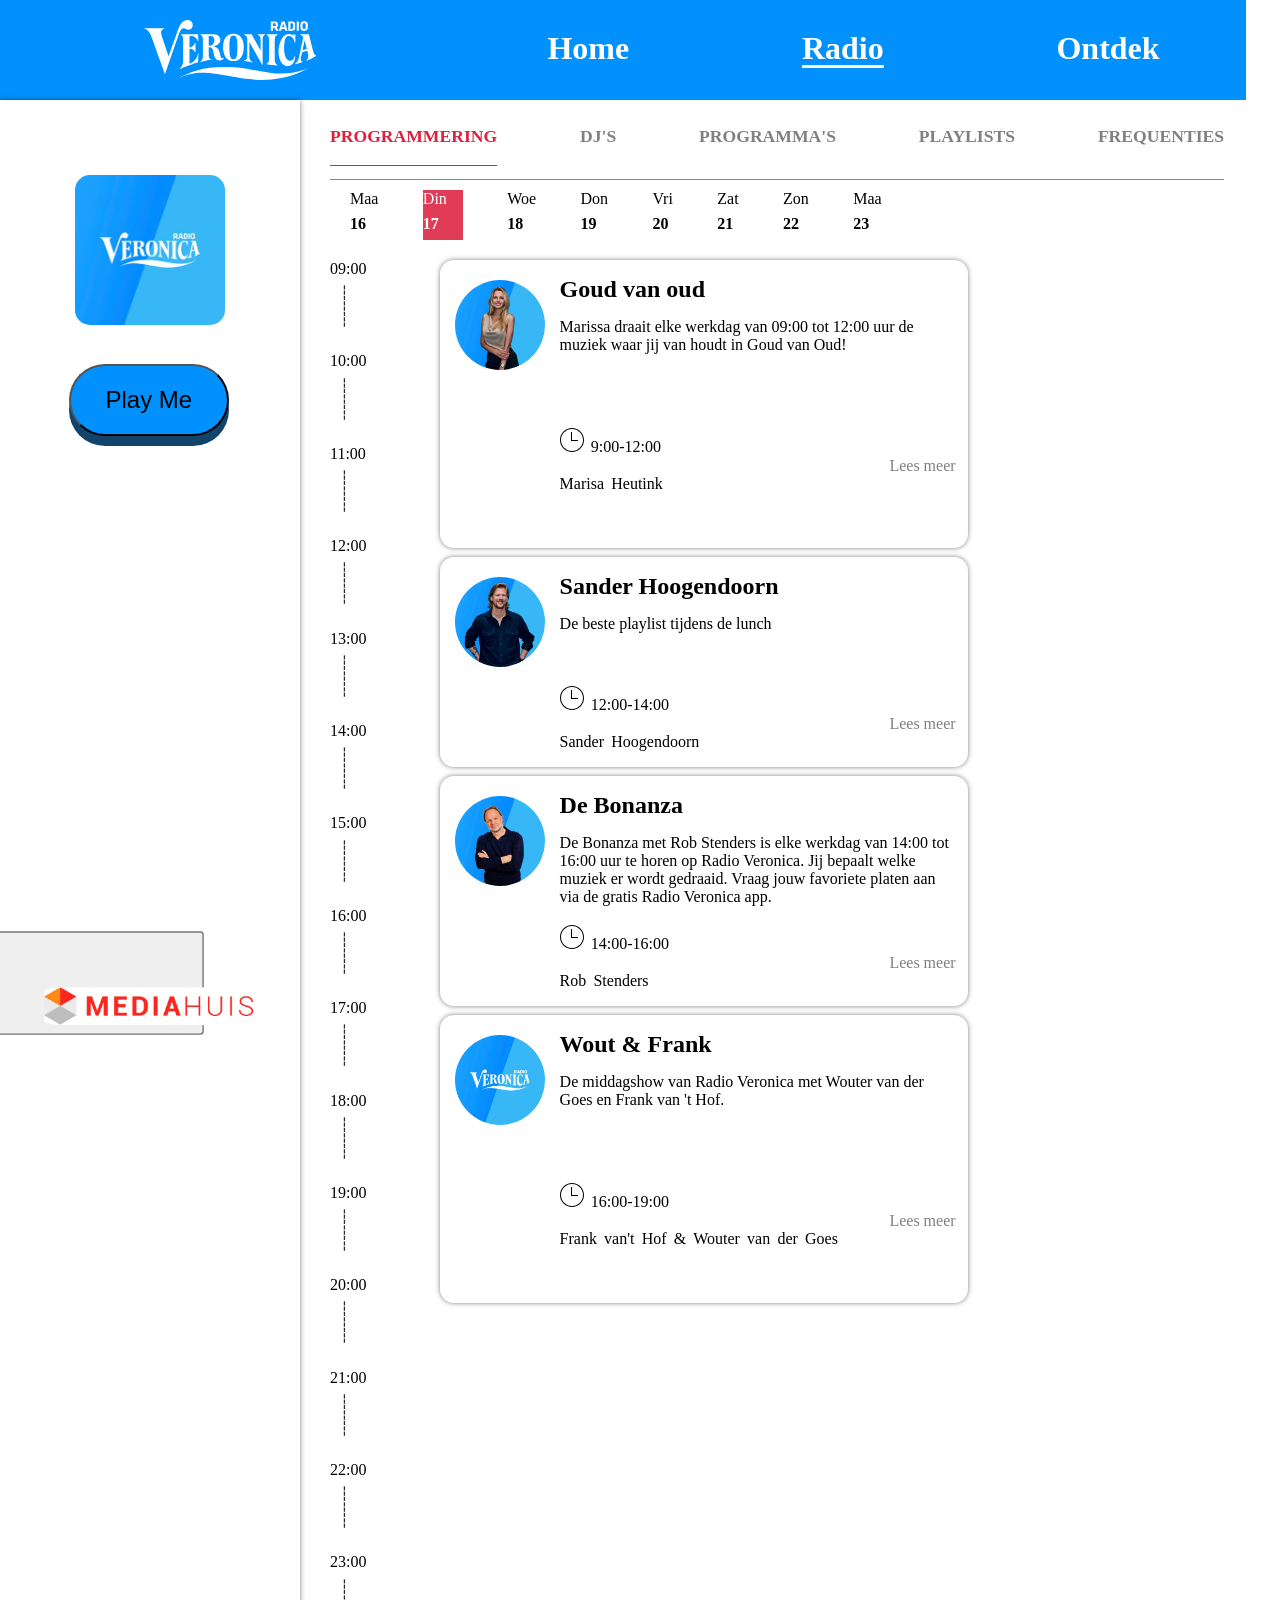
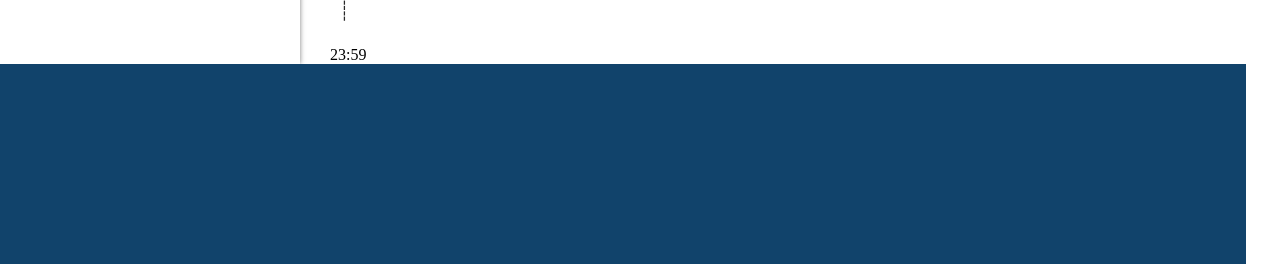
<file: index.html>
<!DOCTYPE html>
<html lang="nl">
<head>
    <meta charset="UTF-8">
    <meta name="viewport" content="width=device-width, initial-scale=1.0">
    <title>Radio Veronica Programma</title>
    <link rel="stylesheet" href="https://vsheo.github.io/look-and-feel-styleguide/mediahuis.css">
    <link rel="stylesheet" href="./styles/style.css">
    <script src="./script/script.js" defer></script>
</head>

<body class="background-neutral veronica-background-neutral">


<header>
</header>

<main>
    <nav> 
        <ul class="nav-main">
            <img src="./assets/assets veronica/veronica-logo.svg">
            <li><a> Home</a></li>
            <li><a> Radio</a></li>
            <li><a> Ontdek</a></li>
        </ul>
    </nav>    

    <ul class="nav-programma">
        <li>Programmering</li>
        <li>Dj's</li>
        <li>Programma's</li>
        <li>Playlists</li>
        <li>Frequenties</li>
    </ul>

    <ul class="nav-dag">
        <li>Maa </li><li>16</li>
        <li>Din </li><li>17</li>
        <li>Woe </li><li>18</li>
        <li>Don </li><li>19</li>
        <li>Vri </li><li>20</li>
        <li>Zat </li><li>21</li>
        <li>Zon </li><li>22</li>
        <li>Maa </li><li>23</li>
    </ul>


<section class="veronica-primary">
    <img src="./assets/assets veronica/radio-veronica.jpg">
    <div class="audio-player">
        <button id="play-pause-button" class="text veronica-secondary">Play Me</button>
        <audio id="audio-player">
            <source src="./assets/would that make you love me.mp3" type="audio/mpeg">
            Your browser does not support the audio element.
        </audio>
    </div>

    
    <button class="button-highlight " id="showContent"><img src="./assets/Mediahuis-Kleur.jpg"Open Programmas</button>
    <button class="button-highlight  hidden" id="hideContent"><img src="./assets/Mediahuis-Kleur.jpg"Sluit Programmas</button>
</section>



<aside>
    <!-- <time datetime="00:00">00:00</time>
    <time datetime="01:00">01:00</time>
    <time datetime="02:00">02:00</time>
    <time datetime="03:00">03:00</time>
    <time datetime="04:00">04:00</time>
    <time datetime="05:00">05:00</time>
    <time datetime="06:00">06:00</time>
    <time datetime="07:00">07:00</time>
    <time datetime="08:00">08:00</time> -->
    <time datetime="09:00">09:00</time>
    <time datetime="10:00">10:00</time>
    <time datetime="11:00">11:00</time>
    <time datetime="12:00">12:00</time>
    <time datetime="13:00">13:00</time>
    <time datetime="14:00">14:00</time>
    <time datetime="15:00">15:00</time>
    <time datetime="16:00">16:00</time>
    <time datetime="17:00">17:00</time>
    <time datetime="18:00">18:00</time>
    <time datetime="19:00">19:00</time>
    <time datetime="20:00">20:00</time>
    <time datetime="21:00">21:00</time>
    <time datetime="22:00">22:00</time>
    <time datetime="23:00">23:00</time>
    <time datetime="23:59">23:59</time>
</aside>    
    
<ol>
    <article class="cards" style="--duration:3;">
        <header>
            <h2>Goud van oud</h2>
            <p>Marissa draait elke werkdag van 09:00 tot 12:00 uur de muziek waar jij van houdt in Goud van Oud!</p>
        </header>
        <img  src="./assets/assets veronica/marisa-heutink.jpg" alt="foto marisa heutink">
        <footer>
            <ul>
                <li><time><svg width="24" height="24" xmlns="http://www.w3.org/2000/svg" fill-rule="evenodd" clip-rule="evenodd"><path d="M12 0c6.623 0 12 5.377 12 12s-5.377 12-12 12-12-5.377-12-12 5.377-12 12-12zm0 1c6.071 0 11 4.929 11 11s-4.929 11-11 11-11-4.929-11-11 4.929-11 11-11zm0 11h6v1h-7v-9h1v8z"/></svg> 9:00-12:00</time></li>
                <li>Marisa Heutink</li>
            </ul>
            <a class="veronica-secondary" href="info.html">Lees meer</a>
        </footer>
    </article>

    <article class="cards" style="--duration:2;">
        <header>
            <h2>Sander Hoogendoorn</h2>
            <p>De beste playlist tijdens de lunch</p>
        </header>
        <img  src="./assets/assets veronica/sander-hoogendoorn.jpg" alt="foto sander hoogendoorn">
        <footer>
            <ul>
                <li><time><svg width="24" height="24" xmlns="http://www.w3.org/2000/svg" fill-rule="evenodd" clip-rule="evenodd"><path d="M12 0c6.623 0 12 5.377 12 12s-5.377 12-12 12-12-5.377-12-12 5.377-12 12-12zm0 1c6.071 0 11 4.929 11 11s-4.929 11-11 11-11-4.929-11-11 4.929-11 11-11zm0 11h6v1h-7v-9h1v8z"/></svg> 12:00-14:00</time></li>
                <li>Sander Hoogendoorn</li>
            </ul>
            <a class="veronica-secondary" href="info.html">Lees meer</a>
        </footer>
    </article>

    <article class="cards" style="--duration:2;">
        <header>
            <h2>De Bonanza</h2>
            <p>De Bonanza met Rob Stenders is elke werkdag van 14:00 tot 16:00 uur te horen op Radio Veronica. Jij bepaalt welke muziek er wordt gedraaid. Vraag jouw favoriete platen aan via de gratis Radio Veronica app.</p>
        </header>
        <img  src="./assets/assets veronica/rob-stenders.jpg" alt="foto rob stenders">
        <footer>
            <ul>
                <li><time><svg width="24" height="24" xmlns="http://www.w3.org/2000/svg" fill-rule="evenodd" clip-rule="evenodd"><path d="M12 0c6.623 0 12 5.377 12 12s-5.377 12-12 12-12-5.377-12-12 5.377-12 12-12zm0 1c6.071 0 11 4.929 11 11s-4.929 11-11 11-11-4.929-11-11 4.929-11 11-11zm0 11h6v1h-7v-9h1v8z"/></svg> 14:00-16:00</time></li>
                <li> Rob Stenders</li>
            </ul>
            <a class="veronica-secondary" href="info.html">Lees meer</a>
        </footer>
    </article>

    <article class="cards" style="--duration:3;">
        <header>
            <h2>Wout & Frank</h2>
            <p>De middagshow van Radio Veronica met Wouter van der Goes en Frank van 't Hof.</p>
        </header>
        <img  src="./assets/assets veronica/radio-veronica.jpg" alt="">
        <footer>
            <ul>
                <li><time><svg width="24" height="24" xmlns="http://www.w3.org/2000/svg" fill-rule="evenodd" clip-rule="evenodd"><path d="M12 0c6.623 0 12 5.377 12 12s-5.377 12-12 12-12-5.377-12-12 5.377-12 12-12zm0 1c6.071 0 11 4.929 11 11s-4.929 11-11 11-11-4.929-11-11 4.929-11 11-11zm0 11h6v1h-7v-9h1v8z"/></svg> 16:00-19:00</time></li>
                <li> Frank van't Hof & Wouter van der Goes</li>
            </ul>
            <a class="veronica-secondary" href="info.html">Lees meer</a>
        </footer>
    </article>
</ol>

<!-- programmering slam    class="neutral slam-neutral" -->
<ol><div id="hiddenId" class="hidden">

    <article class="cards" style="--duration:2;">
        <header>
            <h2>Patrick Wolda</h2>
            <p>Programma van SLAM!</p>
        </header>
        <img  src="./assets/assets slam/patrick-slam.png" alt="foto patrick wolda">
        <footer>
            <ul>
                <li><time><svg width="24" height="24" xmlns="http://www.w3.org/2000/svg" fill-rule="evenodd" clip-rule="evenodd"><path d="M12 0c6.623 0 12 5.377 12 12s-5.377 12-12 12-12-5.377-12-12 5.377-12 12-12zm0 1c6.071 0 11 4.929 11 11s-4.929 11-11 11-11-4.929-11-11 4.929-11 11-11zm0 11h6v1h-7v-9h1v8z"/></svg> 10:00-12:00</time></li>
                <li>Patrick Wolda</li>
            </ul>
            <a class="slam-primary" href="info.html">Lees meer</a>
        </footer>
    </article>

    <article class="cards" style="--duration:2;">
        <header>
            <h2>Hielke Boersma</h2>
            <p>De beste playlist tijdens de lunch</p>
        </header>
        <img  src="./assets/assets slam/nonstop-slam.png" alt="foto hielke boersma">
        <footer>
            <ul>
                <li><time><svg width="24" height="24" xmlns="http://www.w3.org/2000/svg" fill-rule="evenodd" clip-rule="evenodd"><path d="M12 0c6.623 0 12 5.377 12 12s-5.377 12-12 12-12-5.377-12-12 5.377-12 12-12zm0 1c6.071 0 11 4.929 11 11s-4.929 11-11 11-11-4.929-11-11 4.929-11 11-11zm0 11h6v1h-7v-9h1v8z"/></svg> 12:00-14:00</time></li>
                <li>Hielke Boersma</li>
            </ul>
            <a class="slam-primary" href="info.html">Lees meer</a>
        </footer>
    </article>

    <article class="cards" style="--duration:2;">
        <header>
            <h2>Housuh in de Pauzuh</h2>
            <p>Het is 12:00 uur. Even geen mail op kantoor of les op school. Gewoon even geen gedoe.

                Get ready for the lunch en wees voorbereid op een trip down memory lane, want de playlist gaat alle kanten op. Van clubknallers uit de 00's, naar hiphopbangers uit de 90's, dikke hits van nu, maar ook typische guilty pleasures.
                
                Je hoort het allemaal voorbij komen in één mix!</p>
        </header>
        <img  src="./assets/assets slam/housuh-slam.png" alt="">
        <footer>
            <ul>
                <li><time><svg width="24" height="24" xmlns="http://www.w3.org/2000/svg" fill-rule="evenodd" clip-rule="evenodd"><path d="M12 0c6.623 0 12 5.377 12 12s-5.377 12-12 12-12-5.377-12-12 5.377-12 12-12zm0 1c6.071 0 11 4.929 11 11s-4.929 11-11 11-11-4.929-11-11 4.929-11 11-11zm0 11h6v1h-7v-9h1v8z"/></svg> 14:00-16:00</time></li>
                <li> Hielke Boersma</li>
            </ul>
            <a class="slam-primary" href="info.html">Lees meer</a>
        </footer>
    </article>

    <article class="cards" style="--duration:2;">
        <header>
            <h2>Thomas van Empelen</h2>
            <p>

             </p>
        </header>
        <img  src="./assets/assets slam/slam-logo.png" alt="">
        <footer>
            <ul>
                <li><time><svg width="24" height="24" xmlns="http://www.w3.org/2000/svg" fill-rule="evenodd" clip-rule="evenodd"><path d="M12 0c6.623 0 12 5.377 12 12s-5.377 12-12 12-12-5.377-12-12 5.377-12 12-12zm0 1c6.071 0 11 4.929 11 11s-4.929 11-11 11-11-4.929-11-11 4.929-11 11-11zm0 11h6v1h-7v-9h1v8z"/></svg> 16:00-18:00</time></li>
                <li> Thomas van Empelen/li>
            </ul>
            <a class="slam-primary" href="info.html">Lees meer</a>
        </footer>
    </article>
</ol> </div>

<footer class="footer">

</footer>

</body>
</html>

</main>






<!-- 4 verschillende programma's waarvan 3 disabled by default. -->

<!-- programmering 100%nl-->
<!-- <ol></ol> -->

<!-- programmering sublime-->
<!-- <ol></ol> -->


<!-- mediaplayer -->
 <!-- accessability  -->
</file>
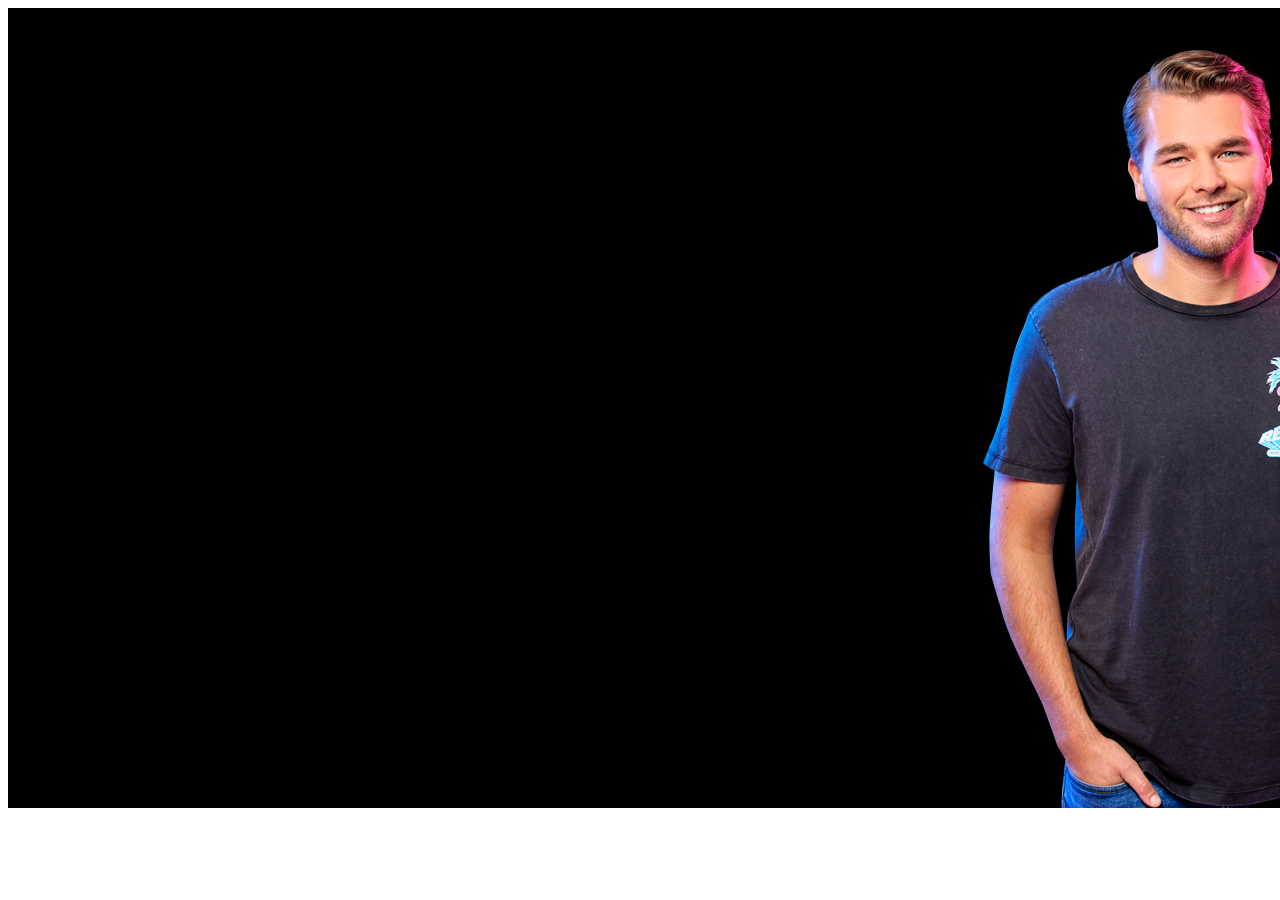
<file: info.html>
<!DOCTYPE html>
<html lang="en">
<head>
    <meta charset="UTF-8">
    <meta name="viewport" content="width=device-width, initial-scale=1.0">
    <title>Document</title>
</head>
<body>
    <img  src="/assets/assets slam/hielke-boersma.png">
</body>
</html>
</file>
<file: styles/style.css>
* {
    box-sizing: border-box; 
    margin: 0; 
    padding: 0; 
    list-style-type: none;
}

/* Grid container for main  */
main {
    display: grid;
    gap: 0em;
    grid-template-columns: 400px 20px 30% 1fr; /* Define columns */
    grid-template-rows: 100px 80px 80px 1fr 200px;   /* Define rows */
    grid-template-areas:
        "nav-main nav-main nav-main nav-main"
        "nav-programma nav-programma . ."
        "nav-dag . . ."
        "section aside ol ol"
        "footer footer footer footer"                     ;
}

/* Make nav-main span  entire row */
nav {
    grid-column: 1 / -1;
    grid-row: 1;        
}

ul.nav-main {
    background-color: #0091FF;
    display: flex;
    justify-content: space-around;
    height:100px;
    font-size:2em;
    li{
        margin-top:30px;
        font-weight:bolder;
        color:white;
    }
    img{
        scale:0.6;
    }

}
/* Positioning for ul.nav-programma */
ul.nav-programma {
    grid-column: 2 / 4; 
    grid-row: 2;         
    display: flex;
    justify-content: space-between;
    margin-top:1.5em;
    width:150%; /* van de container dus de column width gefefineerd in de grid */
    text-transform: uppercase;
    font-weight:700;
    font-size:1.3em;
    color:grey;
    
    border-bottom: 1px solid #888;
}

/* Positioning for ul.nav-dag */
ul.nav-dag {
    grid-column: 3;     
    grid-row: 3;         
    display: grid;
    grid-template-columns: repeat(1fr);
    grid-template-rows: 1fr 1fr;
    margin-top:10px;
    margin-bottom:20px;
    font-weight:450;
    li:nth-child(odd){
        grid-row:1;
        color:rgb(0, 0, 0);
    }
    li:nth-child(even){
        font-weight:bolder;
    }
}

/* Section content (audio player) */
section.veronica-primary {
    grid-column: 1 / 2;  
    grid-row: 2 / 5;    
    max-width:300px; 
    box-shadow:  0 0 5px rgba(0, 0, 0, .5);
    img{
        max-width: 150px;
        max-height: 150px;
        margin-left:25%;
        margin-top:25%;
        border-radius: 10%;
    }
    
}

/* Aside timeline */
aside {
    grid-column: 2 / 3;  
    grid-row: 4;         
    display: flex;
    flex-direction: column;
    gap: 4.65rem;
}

/* Program listing items (articles) */
ol:nth-of-type(1) {
    grid-column: 3;      
    grid-row: 4;      
}

ol:nth-of-type(2),
ol:nth-of-type(3),
ol:nth-of-type(4) {
    grid-column: 4;     
    grid-row: 4;       
}

footer.footer{
    grid-row:5;
    grid-column:1/5;
    background-color: #11436b;
    margin-top:0em;
    z-index: 1;
}

/* Hidden content */
.hidden {
    display: none;
}

/* Aside time dots styling */
aside > time::after {
    content: "--------";
    display: block;
    position: absolute;
    rotate: 90deg;
    margin-top: 1.2rem;
    margin-left: -.4rem;
    color: #292929;
}

/* Card styling */
.cards {
    border-radius: 0.875em;
    margin-bottom: 9px;
    margin-left: 10%;
    max-width: 33em;
    box-shadow: 0 0 5px rgba(0, 0, 0, .5);
    display: grid;
    grid-template-columns: 120px 1fr;
    grid-template-rows: auto auto;
    min-height: calc(6em * var(--duration));

    header {
        margin-top:1em;
        grid-column: 2;
        margin-right: 3%;
        p{
            margin-top:15px;
        }
    }

    img {
        width: 90px;
        height: 90px;
        grid-column: 1;
        grid-row: 1;
        justify-self: center;
        margin-top: 1.25em;
        border-radius: 50%;
    }

    footer {
        grid-column: 2;
        display: grid;
        grid-template-rows: 50px 50px;
        grid-template-columns: 1fr 100px;
        ul {
            list-style-type: none;
            li {
                margin-top: 1.2em;
                word-spacing: 0.2em;
            }
        }
        a {
            color: grey;
            justify-self: right;
            text-decoration: none;
            margin-top: 3em;
            margin-right: 0.75em;
            grid-column-start: 2;
        }
    }
}

/* Button styles */
.programma-button {
    font-size: 1em;
    margin-top: 5em;
    margin-bottom: 1em;
}

/* Audio player button */
.audio-player {
    width: 10em;
    margin: 20px;
    position: relative;
    background: #11436b;
    border-radius: 45px;
    border: none;
    cursor: pointer;
    margin-top:15%;
    margin-left:4.3em;
}

.audio-player:hover {
    color: aliceblue;
    background-color: rgb(221, 41, 152);
    transition-duration:.55s;
    transition-timing-function: ease-in;
}

/* Play/pause button */
#play-pause-button:hover {
    transform: translateY(-4px);
}

#play-pause-button:active {
    transform: translateY(-1px);
}

#play-pause-button {
    width: 10rem;
}

.text {
    display: block;
    padding: 20px 25px;
    border-radius: 45px;
    background: #0091FF;
    font-size: 1.5rem;
    font-weight: 500;
    color: black;
    transform: translateY(-10px);
    transition: transform ease 0.12s;
}

.button-highlight{
    font-size:1.2em;
    margin-top:25em;
    margin-left:1em;
    scale:1.4;
}

/* media queries */

@media (max-width: 1400px) {
    main{
        grid-template-columns: 330px 20px 45% 25%; /* Define columns */
        grid-template-rows: 100px 80px 80px 1fr 200px;   /* Define rows */
    }
    ul.nav-programma{
        justify-content: space-between;
        font-size:1.1em;
    }
    ol:nth-of-type(1){
        grid-column: 3/5;      
        grid-row: 4;     
    }
    ol:nth-of-type(2){
        display:none; 
    }
}

@media (max-width: 1000px) {
    main{
        grid-template-columns: .1em 90% 1fr; /* Define columns */
        grid-template-rows: 100px 120px 80px 1fr 200px;   /* Define rows */
        section, aside{
            display:none;
        }   
    }
    nav{

        max-width: 1000px;
        font-size:0.7em; 
               
        
        }
        nav ul img{
            height: 100px;
            width: 100px;
    }
    
    ul.nav-programma{
        display: grid;
        grid-template-rows: 1fr;
        max-width: 80%;
        margin-top: 0;
        /* justify-content: space-evenly; */
        li {
            scale:0.9;
            margin-top: 0;
            margin-bottom: 0;
        }
        li:nth-of-type(1){
            height:22px;
        }
    }
    ul.nav-dag{
        grid-column: 2;     
        grid-row: 3;
        max-width:80%;       
    }
    ol:nth-of-type(1){
        grid-column: 2;     
        grid-row: 4;    
    }
}


@media (max-width: 500px) {
    .cards{
        grid-template-columns: 90px 1fr;
        img{
        height: 70px;
        width: 70px;
        }
        footer{
            margin-bottom:10px;
        }
        footer li{
            font-size:0.75em;
            
        }
        a{
            font-size:0.9em;
        }
    }
}

@media (min-width: 1001px) {
    .nav-programma li:nth-of-type(1) {
        text-decoration: underline;
        text-underline-offset: 1.30em;
    }
}

/* styling */

main {
    nav ul li:nth-of-type(2){
    text-decoration: underline;
    text-underline-offset: 0.2em;
    }
    .nav-programma li:nth-of-type(1) {
        color:rgb(223, 33, 64);
    }
    .nav-dag li:nth-of-type(3) {
        background-color:rgb(224, 59, 87);
        width:40px;
        color:white;
    }
    .nav-dag li:nth-of-type(4) {
        color:white;
        background-color:rgb(224, 59, 87);
        width:40px;
    }
}
</file>
